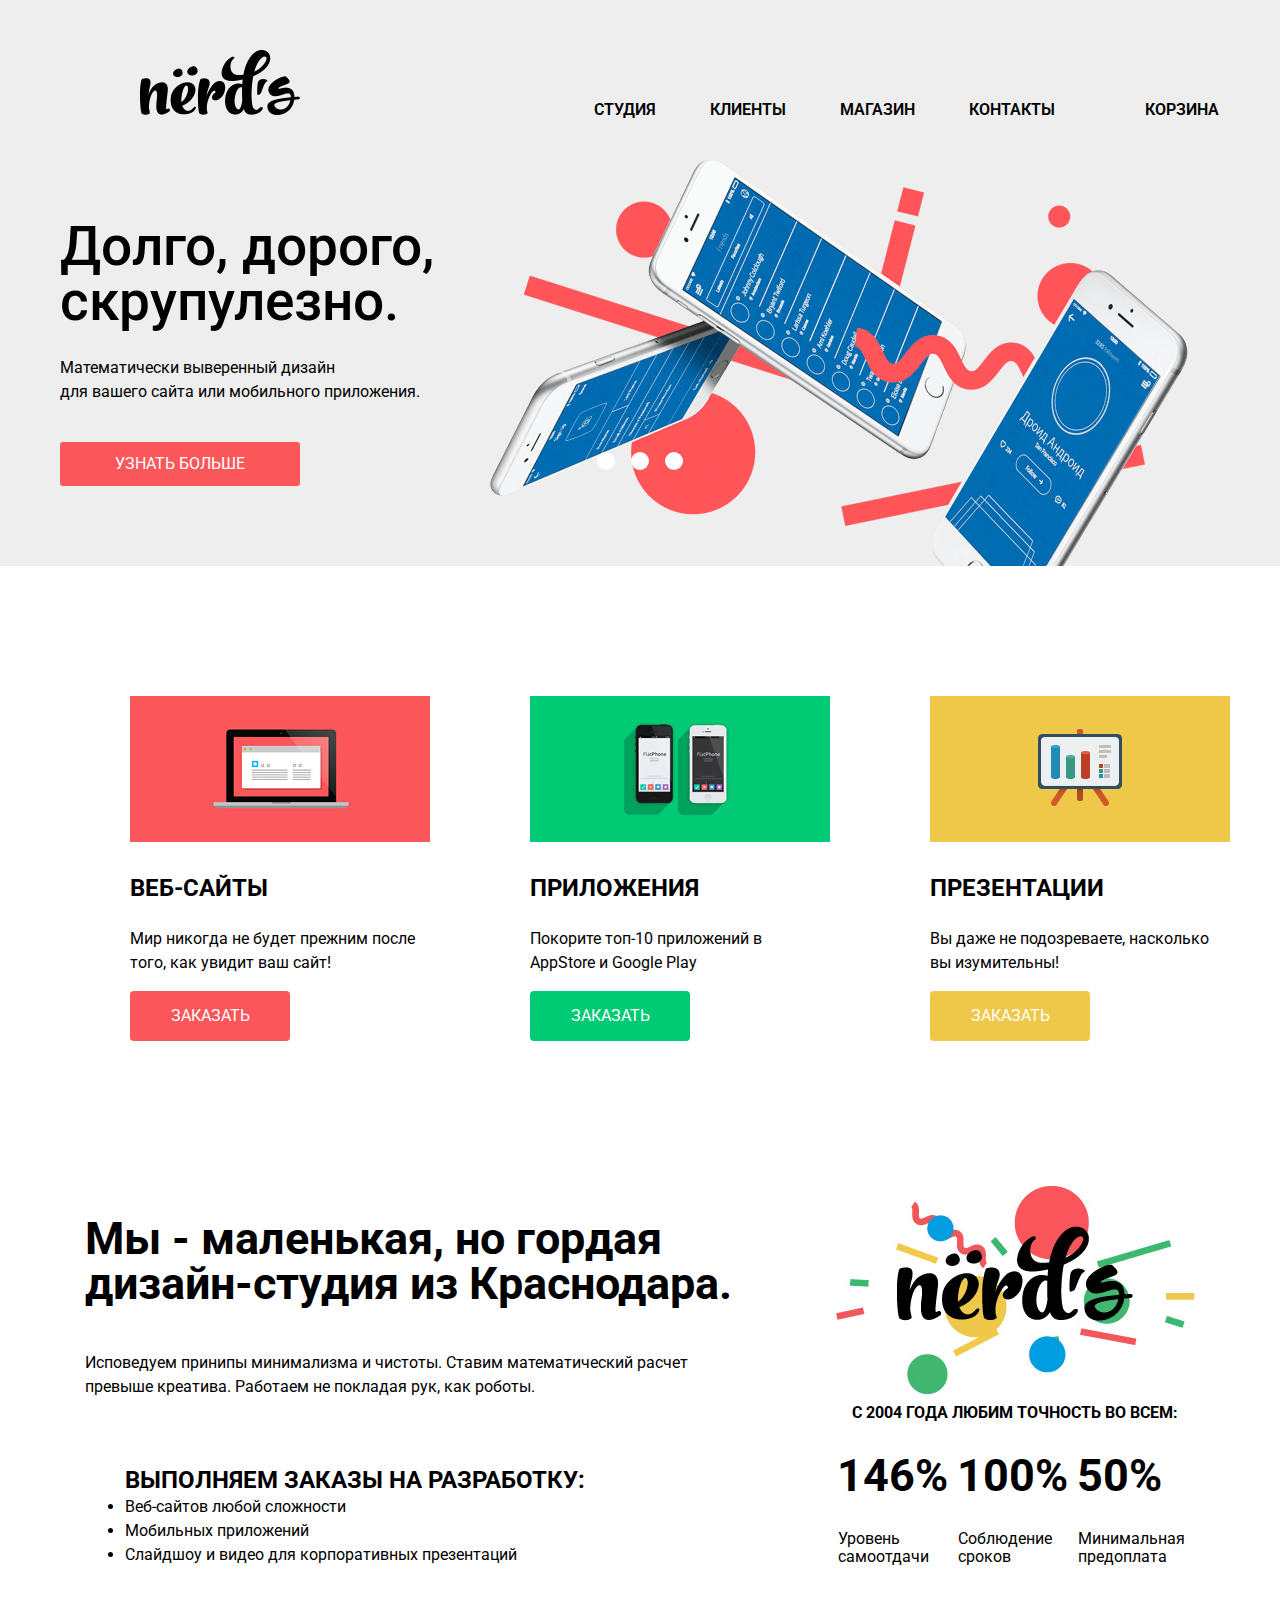
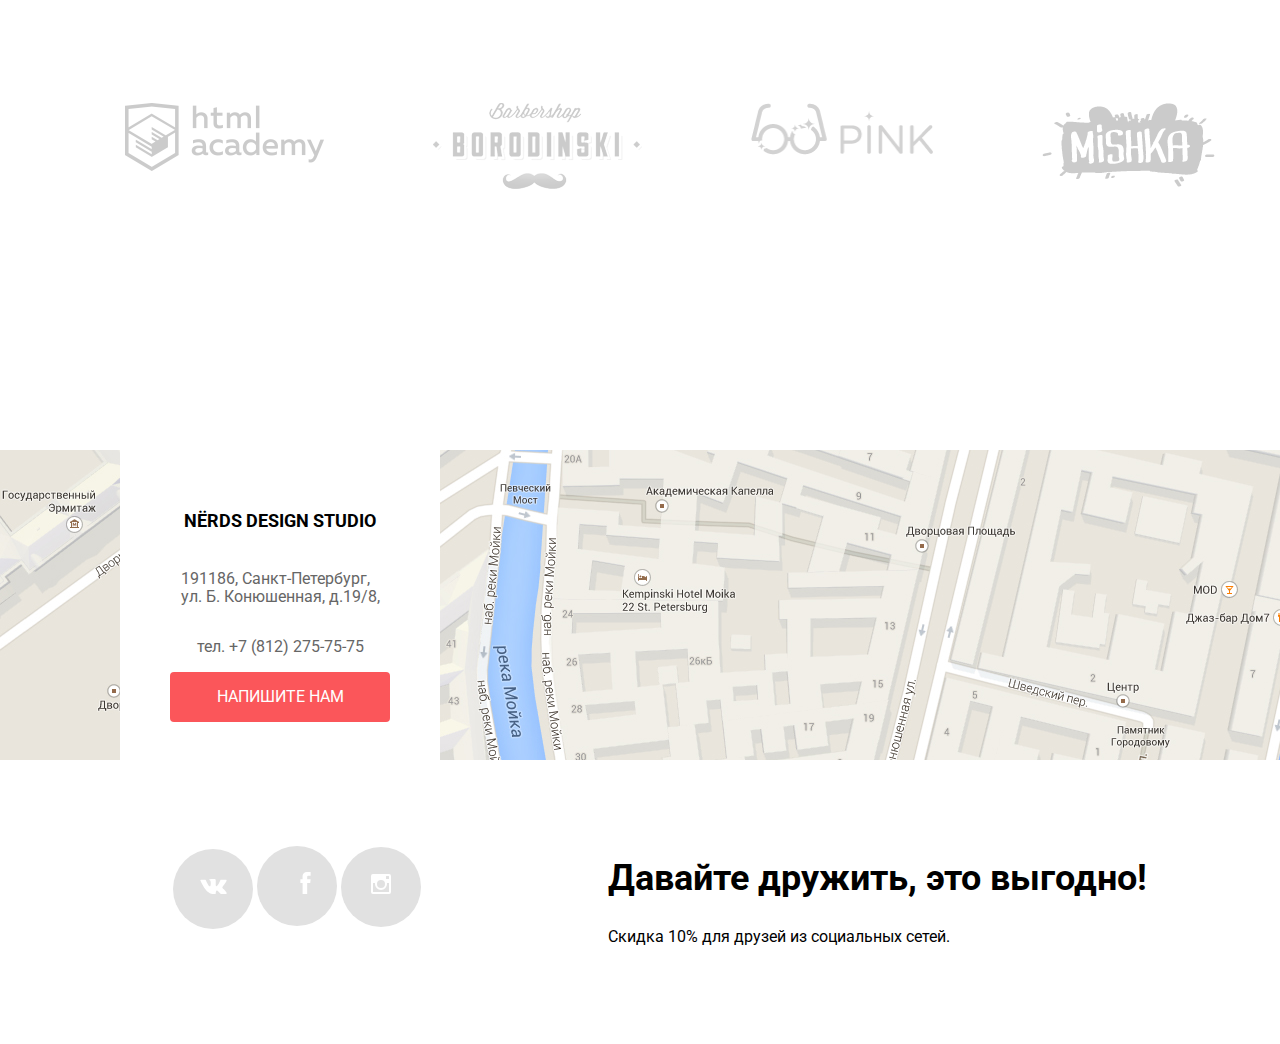
<file: index.html>
<!DOCTYPE html>
<html lang="ru">
  <head>
    <meta charset="utf-8">
    <title>HTML Academy: Нёрдс</title>
    <link href="https://fonts.googleapis.com/css?family=Roboto:400,700&amp;subset=cyrillic" rel="stylesheet">
    <link href="css/normalize.css" rel="stylesheet">
    <link rel="stylesheet" href="css/style.css">
  </head>
  <body>
	<header class="main-header">
		<nav class="main-navigation">
			<a class="main-header-logo" href="index.html">
				<img src="img/nerds-logo.png" width="160" height="65" alt="logo-nerds"></a>
			<div class="site-navigation">
				<ul class="site-navigation">
					<li><a href="studio.html">Студия</a></li>
					<li><a href="clients.html">Клиенты</a></li>
					<li><a href="store.html">Магазин</a></li>
					<li><a href="contacts.html">Контакты</a></li>
				</ul>
				<ul class="basket">
					<li><a href="basket.html">Корзина</a></li>
				</ul>
			</div>
		</nav>
	</header>
<main>
	<h1 class="visually-hidden">Дизайн-студия Нёрдс</h1>
	<section class="slider">
		<div class="slider-container">
			<h2 class="visually-hidden">Слайдер. Как мы работаем</h2>
			<div class="slider-controls">
				<i class="active"></i>
				<i></i>
				<i></i>
			</div>
			<ul class="slider-list">
				<li class="slider-item">
					<h3>Долго, дорого, скрупулезно.</h3>
					<p>Математически выверенный дизайн<br>для вашего сайта или мобильного приложения.</p>
					<a class="slider-item-button button" href="#">Узнать больше</a>
				</li>
				<li class="slider-item">							
					<h3 class="slide-2">Любим математику как никто другой</h3>
					<p>Никакого креатива, только математические формулы для расчета идеальных пропорций</p>
					<a class="slider-item-button button" href="#">Узнать больше</a>
				</li>
				<li class="slider-item">
					<h3 class="slide-3">Только ночь,только хардкор</h3>
					<p>Работать днем, как все? Мы против этого. Ближе к полуночи работа только начинается.</p>
					<a class="slider-item-button button" href="#">Узнать больше</a>
				</li>
			</ul>
		</div>			
	</section>			
	<section class="products">
		<h2 class="visually-hidden">Наши услуги</h2>
		<div class="products">
			<ul class="web-sites">
				<li><a href=""><img src="img/web-sites.jpg" width="300" height="146" alt="web-sites"></a></li>
				<li><a href=""><h3 class="products-web-sites">Веб-сайты</h3></a></li>
				<li><p>Мир никогда не будет прежним после того, как увидит ваш сайт!</p></li>
				<li><button type="button" name="order-web-site">заказать</button></li>			
			</ul>
		</div>
		<div class="products">
			<ul class="apps">
				<li><a href=""><img src="img/apps.jpg" width="300" height="146" alt="apps"></a></li>
				<li><a href=""><h3 class="products-apps">Приложения</h3></a></li>
				<li><p>Покорите топ-10 приложений в AppStore и Google Play</p></li>
				<li><button type="button" name="order-app">заказать</button></li>
			</ul>
		</div>
		<div class="products">
			<ul class="presentations">
				<li><a href=""><img src="img/presentations.jpg" width="300" height="146" alt="presentations"></a></li>
				<li><a href=""><h3 class="products-presentations">Презентации</h3></a></li>
				<li><p>Вы даже не подозреваете, насколько вы изумительны!</p></li>
				<li><button type="button" name="order-presentation">заказать</button></li>
			</ul>
		</div>
	</section>
	<section class="about-us-info">
		<h2 class="visually-hidden">Немного о нас</h2>
		<div class="about-us">
			<h3>Мы - маленькая, но гордая дизайн-студия из Краснодара.</h3>
			<p>Исповедуем принипы минимализма и чистоты. Ставим математический расчет превыше креатива. Работаем не покладая рук, как роботы.</p> 
			<ul>
				<li class="developing">Выполняем заказы на разработку:</li>
				<li>Веб-сайтов любой сложности</li>
				<li>Мобильных приложений </li>
				<li>Слайдшоу и видео для корпоративных презентаций</li>
			</ul>	
		</div>
			<div class="about-us-numbers">
				<h2 class="visually-hidden">Наши показатели и успехи</h2>
				<img src="img/nerds-illustration.png" width="360" height="208" alt="nerds-illustration">
				<table class="percents">
					<caption class="table-percents">С 2004 года любим точность во всем:</caption> 
					<tr class="numbers-percents">
						<td>146%</td>
						<td>100%</td>
						<td>50%</td>
					</tr>
						<tr class="text-percents">
							<td>Уровень самоотдачи</td>
							<td>Соблюдение сроков</td>
							<td>Минимальная предоплата</td>
						</tr>
				</table>
			</div>
	</section>			
	<section class="partners">
		<h2 class="visually-hidden">Наши партнеры</h2>
		<ul class="partners">
			<li><a href="https://htmlacademy.ru/intensive/htmlcss"><img src="img/logo-htmlacademy.png" width="199" height="68" alt="htmlacademy"></a></li>
			<li><a href="barbershop.html"><img src="img/logo-barbershop.png" width="209" height="90" alt="barbershop"></a></li>
			<li><a href="pink.html"><img src="img/logo-pink.png" width="182" height="52" alt="pink"></a></li>
			<li><a href="mishka.html"><img src="img/logo-mishka.png" width="173" height="84" alt="mishka"></a></li>
		</ul>
	</section>
	<section class="write-us-form">
					<h2>Напишите нам</h2>
						<form  class="comment" action="#" method="post">
						<div class="comment-user">	
							<p class="comment-item">
								<label for="comment-name">Ваше имя:</label><br>
								<input type="text" name="name" id="comment-name" value="" placeholder="Имя Фамилия">
							</p>
							<p class="comment-e-mail">
								<label for="comment-e-mail">Ваш e-mail:</label><br> 
									<input type="text" name="e-mail" id="comment-e-mail" value="" placeholder="email@example.com">
							</p></div>	
						<p class="comment-text">
							<label for="comment-comment">Текст письма:</label><br>
						<textarea name="comment" placeholder="В свободной форме"></textarea>
						</p>
							<button type="submit" class="write-us-button">Отправить</button>	
						</form>
				</section>
	<div class="map">
		<h2 class="visually-hidden">Как нас найти, карта</h2>
		<section class="write-us">
			<h3 class="studio-name">Nёrds design studio</h3>
			<p>191186, Санкт-Петербург,<br> 
			ул. Б. Конюшенная, д.19/8,</p>
			<p>тел. +7 (812) 275-75-75</p>
				<button type="button" name="write-us">Напишите нам</button>
		</section></div>
</main>
<footer class="main-footer">
	<div class="social-button">
		<ul>
			<li><a class="social-button" href=""><span class="visually-hidden">Вконтакте</span>
			<svg xmlns="http://www.w3.org/2000/svg" width="27" height="15" viewBox="0 0 26.14 14.91">
          		<path d="M26 13.47l-.09-.17a13.55 13.55 0 0 0-2.6-3q-.87-.83-1.1-1.12A1 1 0 0 1 22 8a10.27 10.27 0 0 1 1.22-1.78l.88-1.16q2.35-3.13 2-4L26 .94a.8.8 0 0 0-.4-.22 2.14 2.14 0 0 0-.87 0h-3.92a.51.51 0 0 0-.27 0h-.3a.6.6 0 0 0-.15.14.93.93 0 0 0-.14.24 22.22 22.22 0 0 1-1.46 3.06q-.5.84-.93 1.46a7 7 0 0 1-.71.91 4.94 4.94 0 0 1-.52.47q-.23.18-.35.15l-.23-.05a.9.9 0 0 1-.31-.33 1.49 1.49 0 0 1-.16-.53v-.55-.65-.57-1.12-1-.75a3.14 3.14 0 0 0 0-.62 2.12 2.12 0 0 0-.14-.44.73.73 0 0 0-.28-.33 1.57 1.57 0 0 0-.46-.18A9 9 0 0 0 12.57 0a8.93 8.93 0 0 0-3.25.33 1.83 1.83 0 0 0-.52.41q-.25.3-.07.33a1.67 1.67 0 0 1 1.16.59l.08.16a2.6 2.6 0 0 1 .19.63 6.32 6.32 0 0 1 .12 1 10.59 10.59 0 0 1 0 1.7q-.07.71-.13 1.1a2.21 2.21 0 0 1-.18.64 2.69 2.69 0 0 1-.16.3l-.07.07a1 1 0 0 1-.37.07.86.86 0 0 1-.46-.19 3.27 3.27 0 0 1-.56-.52 7 7 0 0 1-.66-.93q-.37-.6-.76-1.42l-.22-.39q-.2-.38-.56-1.11t-.62-1.43A.9.9 0 0 0 5.2.9h-.07a.93.93 0 0 0-.22-.16A1.44 1.44 0 0 0 4.6.65L.87.68A1 1 0 0 0 .1.94L0 1a.44.44 0 0 0 0 .22 1.08 1.08 0 0 0 .08.37Q.9 3.53 1.86 5.31t1.66 2.87Q4.23 9.27 5 10.24t1 1.24l.37.41.34.33a8.06 8.06 0 0 0 1 .78 16.34 16.34 0 0 0 1.4.9 7.6 7.6 0 0 0 1.79.72 6.19 6.19 0 0 0 2 .22h1.57a1.08 1.08 0 0 0 .72-.3l.05-.07a.9.9 0 0 0 .1-.25 1.38 1.38 0 0 0 0-.37 4.48 4.48 0 0 1 .09-1.05 2.77 2.77 0 0 1 .23-.71 1.74 1.74 0 0 1 .29-.4 1.19 1.19 0 0 1 .23-.2h.11a.86.86 0 0 1 .77.21 4.52 4.52 0 0 1 .83.79q.39.47.93 1.05a6.41 6.41 0 0 0 1 .87l.27.16a3.31 3.31 0 0 0 .71.3 1.53 1.53 0 0 0 .76.07l3.48-.05a1.58 1.58 0 0 0 .8-.17.68.68 0 0 0 .34-.37 1.06 1.06 0 0 0 0-.46 1.71 1.71 0 0 0-.1-.36z" fill="#fff"></path>
        	</svg></a></li>
			<li><a class="social-button" href=""><span class="visually-hidden">Фейсбук</span>
			    <svg xmlns="http://www.w3.org/2000/svg" width="19" height="22" viewBox="0 0 10.15 21.74">
          		<path d="M3.34 1.12A4.77 4.77 0 0 1 6.53 0h3.61v3.81H7.81a1.07 1.07 0 0 0-1.09.83v2.55h3.42c-.08 1.23-.24 2.45-.41 3.67h-3v10.87H2.21V10.86H0V7.21h2.19V3.66a3.83 3.83 0 0 1 1.15-2.54z" fill="#fff"></path>
        	</svg></a></li>
			<li><a class="social-button" href=""><span class="visually-hidden">Инстаграм</span>
			<svg xmlns="http://www.w3.org/2000/svg" width="20" height="20" viewBox="0 0 20 20">
          		<path d="M18 0H2a2 2 0 0 0-2 2v16a2 2 0 0 0 2 2h16a2 2 0 0 0 2-2V2a2 2 0 0 0-2-2zm-8 6a4 4 0 1 1-4 4 4 4 0 0 1 4-4zM2.5 18a.47.47 0 0 1-.5-.5V9h2.1a3.4 3.4 0 0 0-.1 1 6 6 0 1 0 12 0 3.4 3.4 0 0 0-.1-1H18v8.5a.47.47 0 0 1-.5.5zM18 4.5a.47.47 0 0 1-.5.5h-2a.47.47 0 0 1-.5-.5v-2a.47.47 0 0 1 .5-.5h2a.47.47 0 0 1 .5.5z" fill="#fff"></path>
        	</svg></a></li>
		</ul>
	</div>
		<div class="social-footer">
				<h2>Давайте дружить, это выгодно!</h2>
				<p>Скидка 10% для друзей из социальных сетей.</p>
		</div>	
</footer>
</body>
</html>
</file>
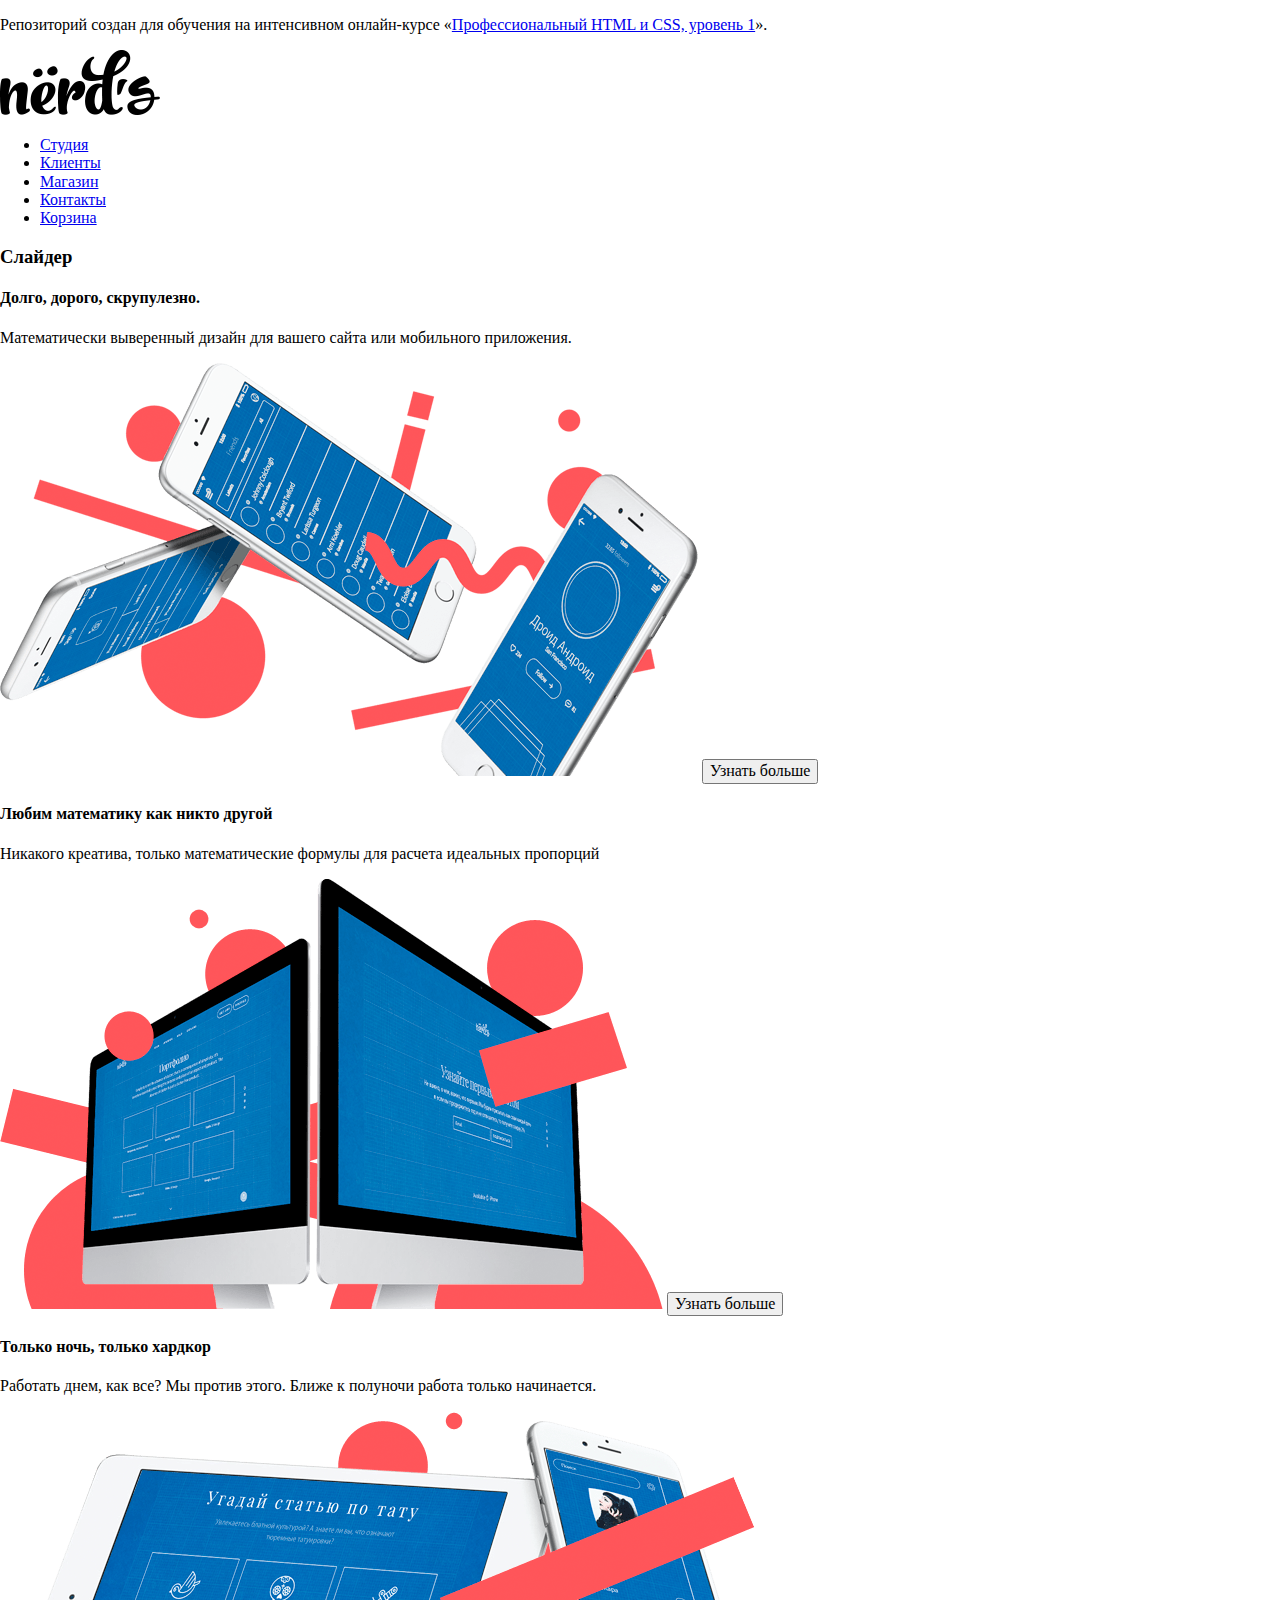
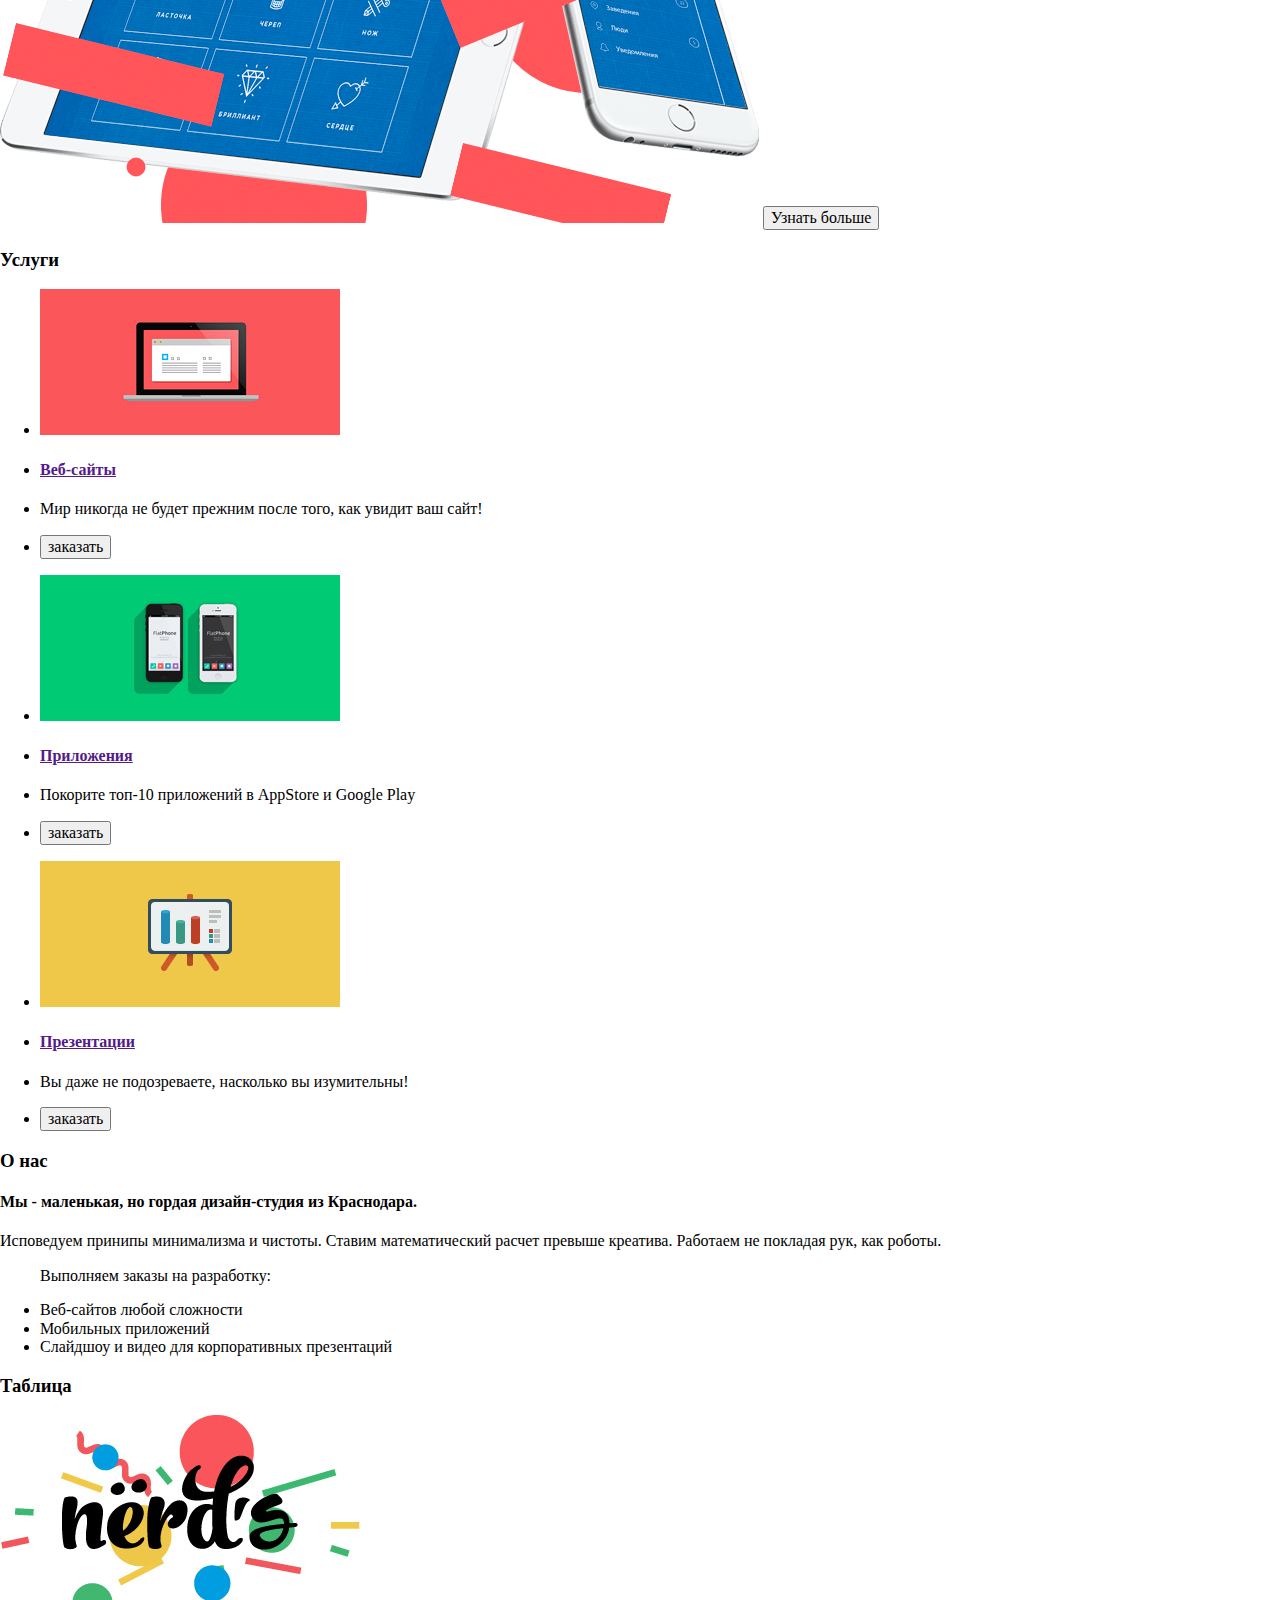
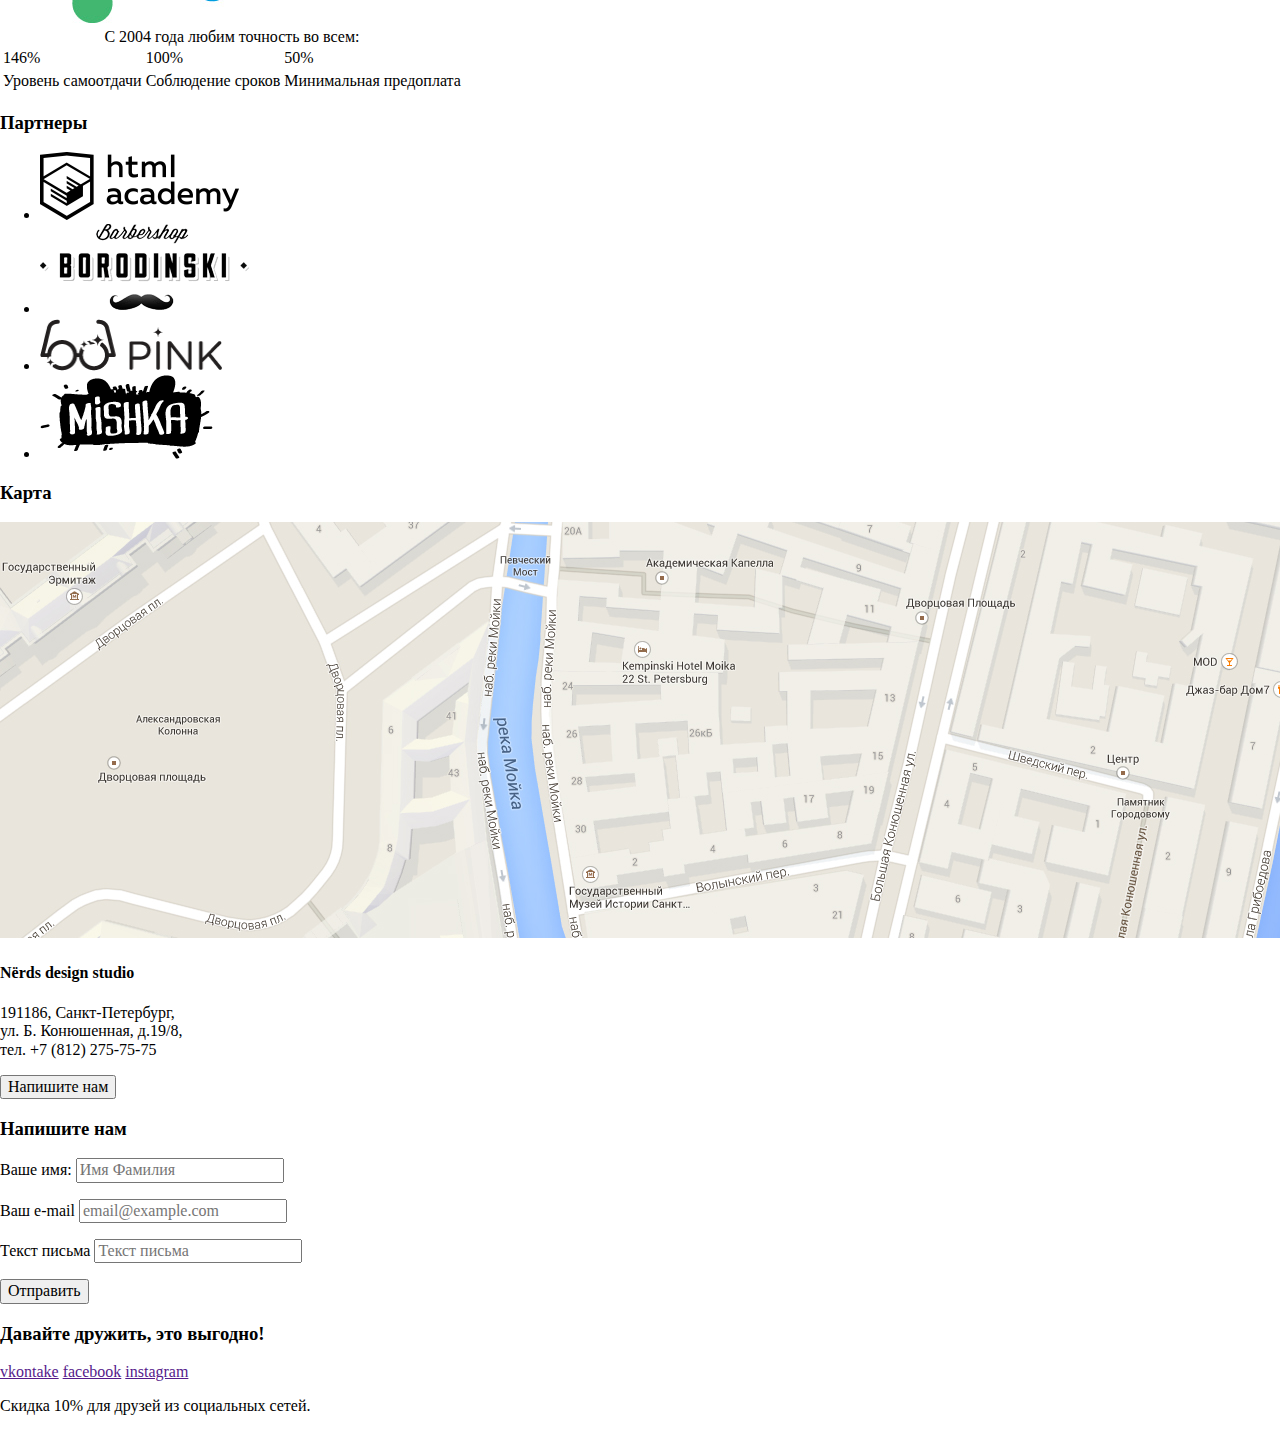
<file: nerds.html>
<!DOCTYPE html>
<html lang="ru">
  <head>
    <meta charset="utf-8">
    <title>HTML Academy: Нёрдс</title>
    <link href="https://fonts.googleapis.com/css?family=Roboto:400,700&amp;subset=cyrillic" rel="stylesheet">
    <link href="css/normalize.css" rel="stylesheet">
  </head>
  <body>
  <p>Репозиторий создан для обучения на интенсивном онлайн‑курсе «<a href="https://htmlacademy.ru/intensive/htmlcss">Профессиональный HTML и CSS, уровень 1</a>».</p>

	<header class="main-header">
		<nav class="main-navigation">
			<a class="main-header-logo" href="nerds.html" >
				<img src="img/nerds-logo.png" width="160" height="65" alt="logo-nerds">
			</a>
				<ul class="site-navigation">
					<li><a href="studio.html">Студия</a></li>
					<li><a href="clients.html">Клиенты</a></li>
					<li><a href="store.html">Магазин </a></li>
					<li><a href="contacts.html">Контакты</a></li>
					<li><a href="basket.html">Корзина</a></li>
				</ul>
		</nav>
	</header>
		<main>
			<section class="slider">
				<h3 class="visually-hidden"> Слайдер</h3>
					<h4  class="slider-1">Долго, дорого, скрупулезно.</h4>
						<p>Математически выверенный дизайн для вашего сайта или мобильного приложения.</p>
							<img src="img/slide1.png" width="698" height="413">
								<button type="button" name="show-more-slider-1">Узнать больше</button>
					<h4 class="slider-2">Любим математику как никто другой</h4>
						<p>Никакого креатива, только математические формулы для расчета идеальных пропорций</p>
							<img src="img/slide2.png" width="663" height="430">
								<button type="button" name="show-more-slider-2">Узнать больше</button>
					<h4 class="slider-3">Только ночь, только хардкор</h4>
						<p>Работать днем, как все? Мы против этого. Ближе к полуночи работа только начинается.</p>
							<img src="img/slide3.png" width="759" height="411">
								<button type="button" name="show-more-slider-3">Узнать больше</button>				
			</section>
				<section class="products">
					<h3 class="visually-hidden">Услуги</h3>
						<ul class="web-sites">
							<li><a href=""><img src="img/web-sites.jpg" width="300" height="146" alt="web-sites"></a></li>
							<li><a href=""><h4 class="products-web-sites">Веб-сайты</h4></a></li>
							<li><p>Мир никогда не будет прежним после того, как увидит ваш сайт!</p></li>
							<li><button type="button" name="order-web-site">заказать</button></li>			
						</ul>
						<ul class="apps">
							<li><a href=""><img src="img/apps.jpg" width="300" height="146" alt="apps"></a></li>
							<li><a href=""><h4 class="products-apps">Приложения</h4></a></li>
							<li><p>Покорите топ-10 приложений в AppStore и Google Play</p></li>
							<li><button type="button" name="order-app">заказать</button></li>
						</ul>
						<ul class="presentations">
							<li><a href=""><img src="img/presentations.jpg" width="300" height="146" alt="presentations"></a></li>
							<li><a href=""><h4 class="products-presentations">Презентации</h4></a></li>
							<li><p>Вы даже не подозреваете, насколько вы изумительны!</p></li>
							<li><button type="button" name="order-presentation">заказать</button></li>
						</ul>
				<section class="about-us">
					<h3 class="visually-hidden">О нас</h3>
						<h4>Мы - маленькая, но гордая дизайн-студия из Краснодара.</h4>
							<p>Исповедуем принипы минимализма и чистоты. Ставим математический расчет превыше креатива. Работаем не покладая рук, как роботы.</p> 
								<ul>
									<p class="developing">Выполняем заказы на разработку:</p>
										<li>Веб-сайтов любой сложности</li>
										<li>Мобильных приложений </li>
										<li>Слайдшоу и видео для корпоративных презентаций</li>
								</ul>				
				<section class="table">
					<h3 class="visually-hidden">Таблица</h3>
						<img src="img/nerds-illustration.png" width="360" height="208" alt="nerds-illustration">
							<table class="percents">
								<caption class="table-percents">С 2004 года любим точность во всем:</caption> 
									<tr class="numbers-percents">
										<td>146%</td>
										<td>100%</td>
										<td>50%</td>
									</tr>
									<tr class="text-percents">
									<td>Уровень самоотдачи</td>
									<td>Соблюдение сроков</td>
									<td>Минимальная предоплата</td>
									</tr>
							</table>
				</section>	
				</section>
				<section class="partners">
					<h3 class="visually-hidden">Партнеры</h3>
						<ul class="partners">
							<li><a href="htmlacademy.html"><img src="img/logo-htmlacademy.png" width="199" height="68" alt="htmlacademy"></a></li>
							<li><a href="barbershop.html"><img src="img/logo-barbershop.png" width="209" height="90" alt="barbershop"></a></li>
							<li><a href="pink.html"><img src="img/logo-pink.png" width="182" height="52" alt="pink"></a></li>
							<li><a href="mishka.html"><img src="img/logo-mishka.png" width="173" height="84" alt="mishka"></a></li>
						</ul>	
				</section>
				<section class="map">
					<h3 class="visually-hidden">Карта</h3>
						<img src="img/map.jpg" width="1440" height="416" alt="map">
							<section class="write-us">
								<h4 class="studio-name">Nёrds design studio</h4>
									<p>191186, Санкт-Петербург, <br>
										ул. Б. Конюшенная, д.19/8,<br>
										тел. +7 (812) 275-75-75	
									</p>
									<button type="button" name="write-us">Напишите нам</button>
							</section>
				</section>
				<section class="write-us-form">
					<h3>Напишите нам</h3>
						<form  class="comment" action="" method="post">
							<p class="comment-item">
								<label for="comment-name">Ваше имя:</label>
									<input type="text" name="name" id="comment-name" value="" placeholder="Имя Фамилия">
							</p>
							<p class="comment-e-mail">
								<label for="item">Ваш e-mail</label> 
									<input type="text" name="e-mail" id="comment-e-mail" value="" placeholder="email@example.com">
						</p>	
						<p class="comment-comment">
							<label for="item">Текст письма</label>
						<input type="text" name="comment" id="comment-comment" value="" placeholder="Текст письма">
						</p>
							<button type="submit" class="button">Отправить</button>	
						</form>
				</section>
		</main>
				<footer class="main-footer">
					<div class="social-footer">
						<h3>Давайте дружить, это выгодно!</h3>
							<a class="social-button-vk" href="">vkontake</a>
							<a class="social-button-fb" href="">facebook</a>
							<a class="social-button-inst" href="">instagram</a>	
					<p>Скидка 10% для друзей из социальных сетей.</p>
					</div>
				</footer>
  </body>
</html>
</file>
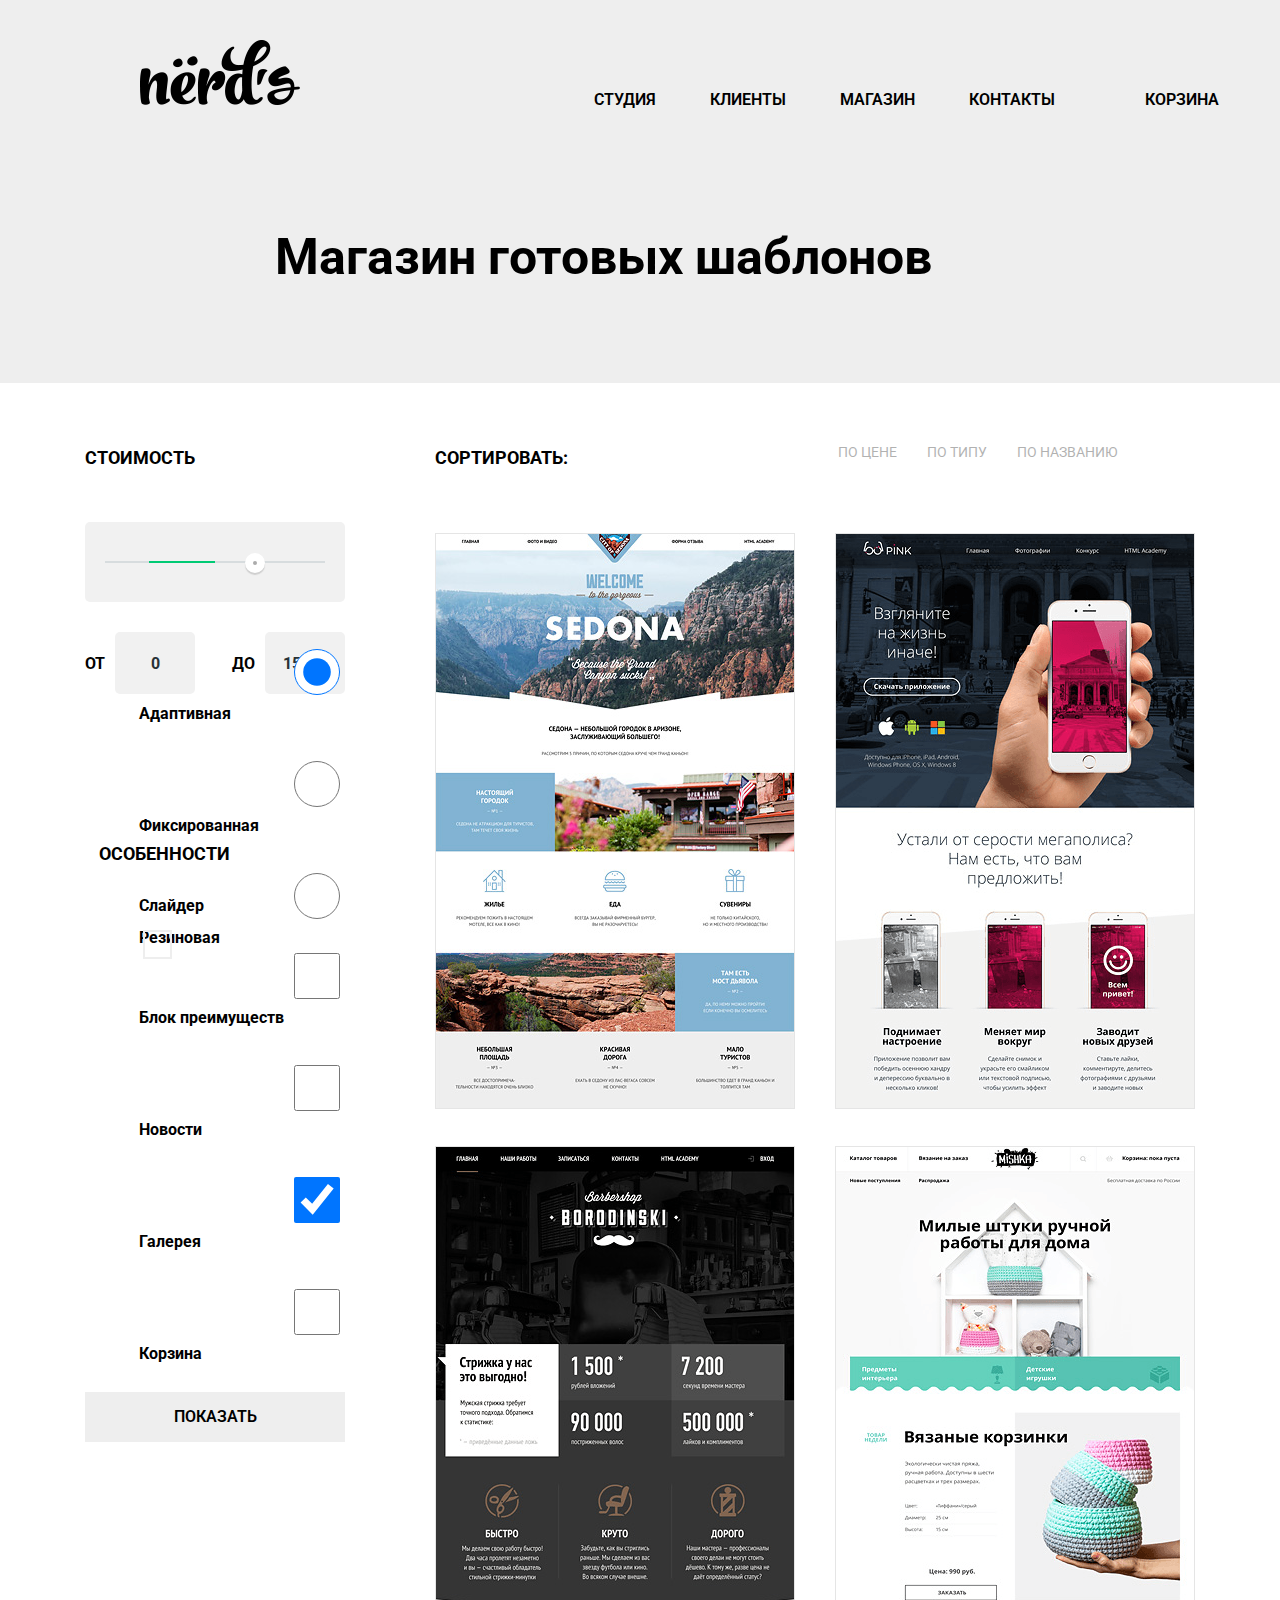
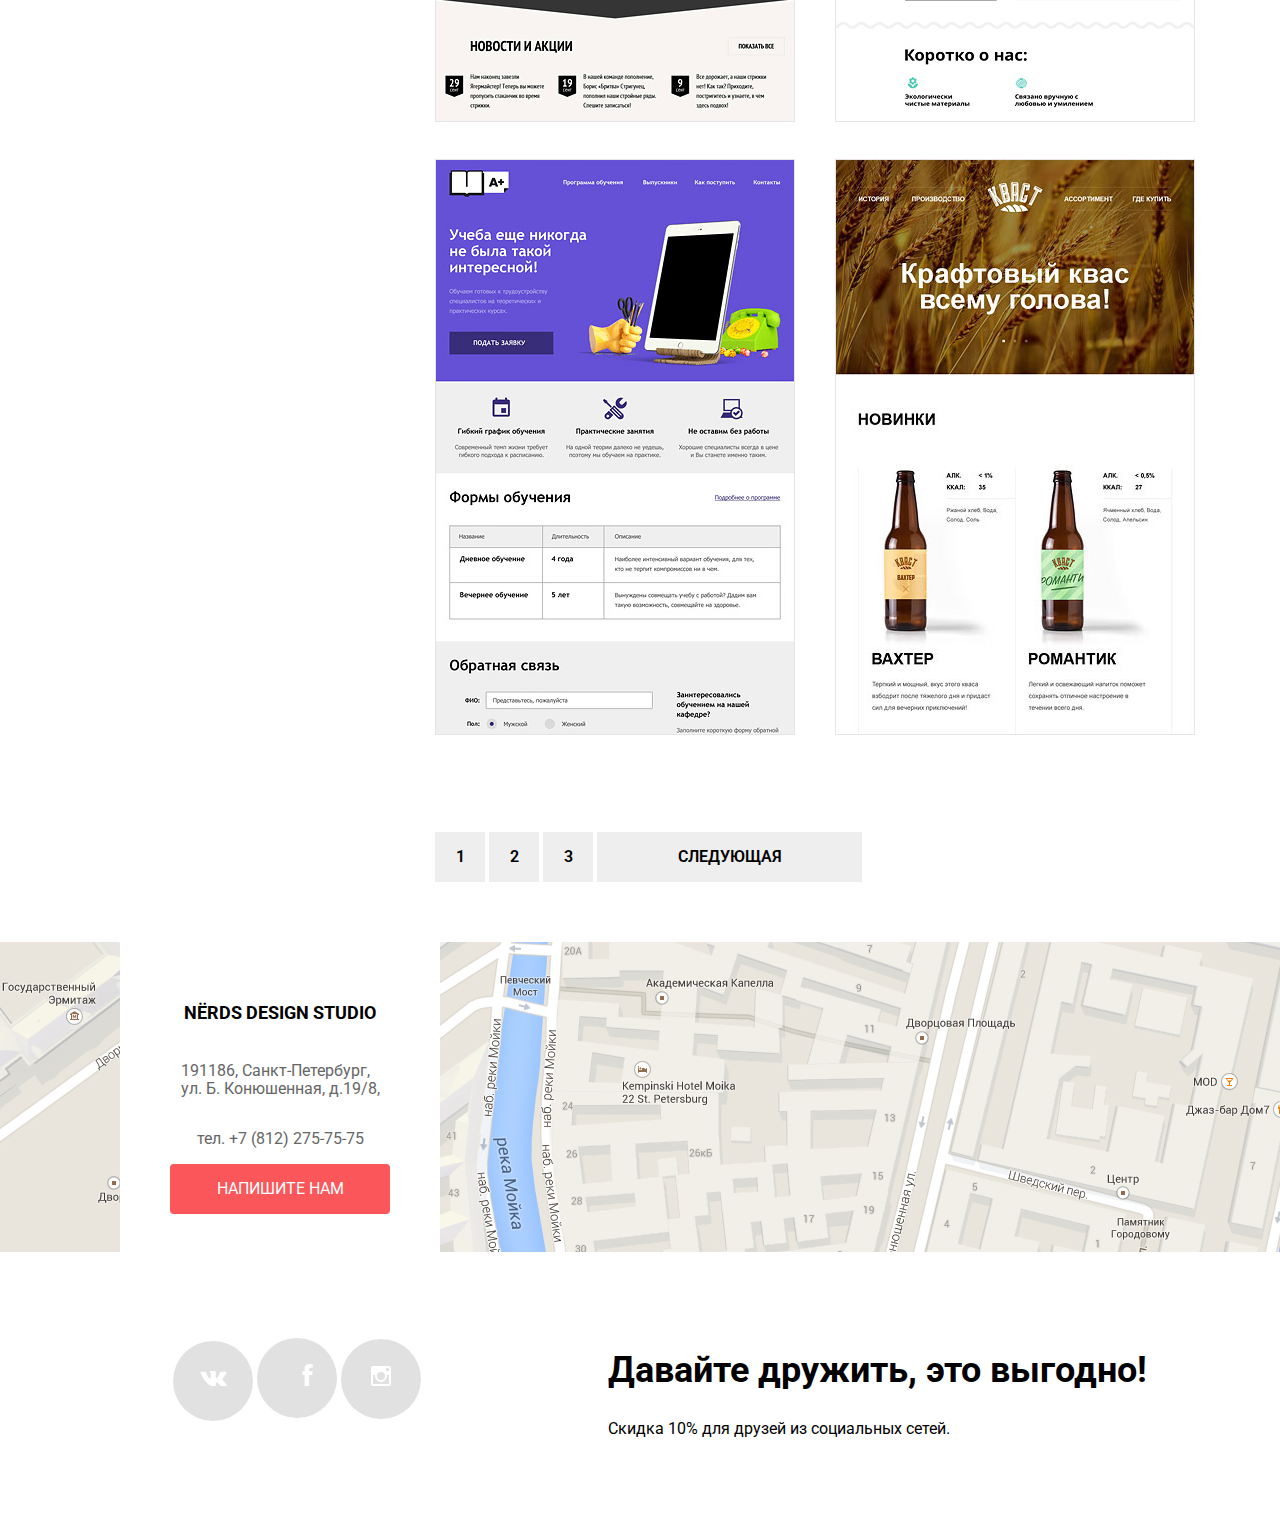
<file: store.html>
<!DOCTYPE html>
<html lang="ru">
  <head>
    <meta charset="utf-8">
    <title>HTML Academy: Нёрдс</title>
    <link href="https://fonts.googleapis.com/css?family=Roboto:400,700&amp;subset=cyrillic" rel="stylesheet">
    <link href="css/normalize.css" rel="stylesheet">
    <link rel="stylesheet" href="css/style.css">
  </head>
  <body class="inner-page">
  	<header class="inner-header">
		<nav class="main-navigation">
		<a class="main-header-logo" href="index.html"><img src="img/nerds-logo.png" alt="logo-nerds"></a>
		<div class="site-navigation">
			<ul class="site-navigation">
				<li><a href="studio.html">Студия</a></li>
				<li><a href="clients.html">Клиенты</a></li>
				<li><a href="store.html">Магазин</a></li>
				<li><a href="contacts.html">Контакты</a></li>	
			</ul>
			<ul class="basket">
				<li><a href="basket.html">Корзина</a></li>
			</ul>
		</div>			
		</nav>
		<div class="inner-title">			
			<h1>Магазин готовых шаблонов</h1>
		</div>	
	</header>
<main>
	<div class="inner-container">
		<section class="filter-container">
			<h2 class="visually-hidden">Фильтр цен, размеров страницы и особенностей</h2>
			<form class="filter" method="get" action="https://echo.htmlacademy.ru">
				<fieldset class="filter-item">
					<legend class="price">Стоимость</legend>
					<div class="filter-range">
						<div class="range-controls">
							<div class="scale">
								<div class="bar" style="margin-left:20%; width:30%"></div>
							</div>
							<div class="toggle-toggle-min"></div>
							<div class="toggle toggle-max"></div>
						</div>
						<div class="price-controls">
							<label class="min-price">от<input type="text" name="min-price" value="0"></label>
							<label class="max-price">до<input type="text" name="max-price" value="15000"></label>
						</div>
					</div>
				</fieldset>
				<fieldset>
					<legend class="filter-grid">Сетка</legend>
					<div class="grid">
						<ul>
							<li class="filter-grid">
								<input type="radio" name="filter-grid" value="adaptive" id="filter-grid-adaptive" checked>
								<label for="filter-grid-adaptive">Адаптивная</label></li>
							<li class="filter-grid">
								<input type="radio" name="filter-grid" value="fixed" id="filter-grid-fixed">
								<label for="filter-grid-fixed">Фиксированная</label></li>
							<li class="filter-grid">
								<input type="radio" name="filter-grid" value="not-fixed" id="filter-grid-not-fixed">
								<label for="filter-grid-not-fixed">Резиновая</label></li>
						</ul>
					</div>
				</fieldset>
				<fieldset>
					<legend class="filter-features">Особенности</legend>
					<div class="features">
						<ul>
							<li class="filter-features">
								<input class="visually-hidden filter-input filter-input-checkbox"type="checkbox" name="slider" id="filter-features-slider" checked>
								<label for="filter-features-slider">Слайдер</label></li>
								<li class="filter-features">
								<input type="checkbox" name="benefits-block" id="filter-features-benefits-block">
								<label for="filter-features-benefits-block">Блок преимуществ</label></li>
							<li class="filter-features">
								<input type="checkbox" name="news" id="filter-features-news">
								<label for="filter-features-news">Новости</label></li>
							<li class="filter-features">
								<input type="checkbox" name="gallery" id="filter-features-gallery" checked>
								<label for="filter-features-gallery">Галерея</label></li>
							<li class="filter-features">
								<input type="checkbox" name="basket" id="filter-features-basket">
								<label for="filter-features-basket">Корзина</label></li>
						</ul>
					</div>
				</fieldset>
			</form>
			<button class="results" type="submit">Показать</button>	
		</section>
		<div class="samples-container">
			<ul class="sort-samples">
				<li class="sort-samples">Сортировать:</li>
				<li class="sort-type"><a href="">по цене</a></li>
				<li class="sort-type"><a href="">по типу</a></li>
				<li class="sort-type"><a href="">по названию</a></li>
				<!--<li><a href="">Вниз</a></li>
			<li><a href="">Вверх</a></li>-->
			</ul>
			<h2 class="visually-hidden">Шаблоны</h2>
				<ul class="samples">
					<li><a href="sedona.html"><img src="img/img-sedona.png" width="360" height="576" alt="sedona"></a></li>
					<!--<div class="overlay">
					<h3>Sedona</h3>
					<p>Информационный сайт для туристов</p>
					<button type="button" name="sedona-price">9 990 руб.</button>
					</div> -->
					<li><a href="pink.html"><img src="img/img-pink.png" width="360" height="576" alt="pink"></a></li>
					<li><a href="barbershop-borodinski.html"><img src="img/img-barbershop.png" width="360" height="576" alt="barbershop"></a></li>
					<li><a href="mishka.html"><img src="img/img-mishka.png" width="360" height="576" alt="mishka"></a></li>
					<li><a href="aplus.html"><img src="img/img-aplus.png" width="360" height="576" alt="aplus"></a></li>
					<li><a href="kvast.html"><img src="img/img-kvast.png" width="360" height="576" alt="kvast"></a></li>
				</ul>
			<div class="pages">
				<button class="page-1">1</button>
				<button class="page-2">2</button>
				<button class="page-3">3</button>
				<button class="next">Следующая</button>
			</div>
		</div>
	</div>
	<section class="write-us-form">
		<h2>Напишите нам</h2>
		<form  class="comment" action="#" method="post">
			<div class="comment-user">	
				<p class="comment-item">
					<label for="comment-name">Ваше имя:</label>
					<input type="text" name="name" id="comment-name" value="" placeholder="Имя Фамилия"></p>
				<p class="comment-e-mail">
					<label for="comment-e-mail">Ваш e-mail:</label> 
					<input type="text" name="e-mail" id="comment-e-mail" value="" placeholder="email@example.com"></p>
			</div>	
			<p class="comment-text">
				<label for="comment-comment">Текст письма:</label>
				<textarea name="comment" placeholder="В свободной форме"></textarea></p>
			<button type="submit" class="write-us-button">Отправить</button>	
		</form>
	</section>			
	<div class="map">
		<h2 class="visually-hidden">Как нас найти, карта</h2>
		<section class="write-us">
			<h3 class="studio-name">Nёrds design studio</h3>
			<p>191186, Санкт-Петербург,<br> 
			ул. Б. Конюшенная, д.19/8,</p>
			<p>тел. +7 (812) 275-75-75</p>
			<button type="button" name="write-us">Напишите нам</button>
		</section>
</main>
	<footer class="main-footer">
		<div class="social-button">
			<ul>
				<li><a class="social-button" href=""><span class="visually-hidden">Вконтакте</span>
					<svg xmlns="http://www.w3.org/2000/svg" width="27" height="15" viewBox="0 0 26.14 14.91">
          			<path d="M26 13.47l-.09-.17a13.55 13.55 0 0 0-2.6-3q-.87-.83-1.1-1.12A1 1 0 0 1 22 8a10.27 10.27 0 0 1 1.22-1.78l.88-1.16q2.35-3.13 2-4L26 .94a.8.8 0 0 0-.4-.22 2.14 2.14 0 0 0-.87 0h-3.92a.51.51 0 0 0-.27 0h-.3a.6.6 0 0 0-.15.14.93.93 0 0 0-.14.24 22.22 22.22 0 0 1-1.46 3.06q-.5.84-.93 1.46a7 7 0 0 1-.71.91 4.94 4.94 0 0 1-.52.47q-.23.18-.35.15l-.23-.05a.9.9 0 0 1-.31-.33 1.49 1.49 0 0 1-.16-.53v-.55-.65-.57-1.12-1-.75a3.14 3.14 0 0 0 0-.62 2.12 2.12 0 0 0-.14-.44.73.73 0 0 0-.28-.33 1.57 1.57 0 0 0-.46-.18A9 9 0 0 0 12.57 0a8.93 8.93 0 0 0-3.25.33 1.83 1.83 0 0 0-.52.41q-.25.3-.07.33a1.67 1.67 0 0 1 1.16.59l.08.16a2.6 2.6 0 0 1 .19.63 6.32 6.32 0 0 1 .12 1 10.59 10.59 0 0 1 0 1.7q-.07.71-.13 1.1a2.21 2.21 0 0 1-.18.64 2.69 2.69 0 0 1-.16.3l-.07.07a1 1 0 0 1-.37.07.86.86 0 0 1-.46-.19 3.27 3.27 0 0 1-.56-.52 7 7 0 0 1-.66-.93q-.37-.6-.76-1.42l-.22-.39q-.2-.38-.56-1.11t-.62-1.43A.9.9 0 0 0 5.2.9h-.07a.93.93 0 0 0-.22-.16A1.44 1.44 0 0 0 4.6.65L.87.68A1 1 0 0 0 .1.94L0 1a.44.44 0 0 0 0 .22 1.08 1.08 0 0 0 .08.37Q.9 3.53 1.86 5.31t1.66 2.87Q4.23 9.27 5 10.24t1 1.24l.37.41.34.33a8.06 8.06 0 0 0 1 .78 16.34 16.34 0 0 0 1.4.9 7.6 7.6 0 0 0 1.79.72 6.19 6.19 0 0 0 2 .22h1.57a1.08 1.08 0 0 0 .72-.3l.05-.07a.9.9 0 0 0 .1-.25 1.38 1.38 0 0 0 0-.37 4.48 4.48 0 0 1 .09-1.05 2.77 2.77 0 0 1 .23-.71 1.74 1.74 0 0 1 .29-.4 1.19 1.19 0 0 1 .23-.2h.11a.86.86 0 0 1 .77.21 4.52 4.52 0 0 1 .83.79q.39.47.93 1.05a6.41 6.41 0 0 0 1 .87l.27.16a3.31 3.31 0 0 0 .71.3 1.53 1.53 0 0 0 .76.07l3.48-.05a1.58 1.58 0 0 0 .8-.17.68.68 0 0 0 .34-.37 1.06 1.06 0 0 0 0-.46 1.71 1.71 0 0 0-.1-.36z" fill="#fff"></path>
       				 </svg></a></li>
				<li><a class="social-button" href=""><span class="visually-hidden">Фейсбук</span>
			    		<svg xmlns="http://www.w3.org/2000/svg" width="19" height="22" viewBox="0 0 10.15 21.74">
          			<path d="M3.34 1.12A4.77 4.77 0 0 1 6.53 0h3.61v3.81H7.81a1.07 1.07 0 0 0-1.09.83v2.55h3.42c-.08 1.23-.24 2.45-.41 3.67h-3v10.87H2.21V10.86H0V7.21h2.19V3.66a3.83 3.83 0 0 1 1.15-2.54z" fill="#fff"></path>
        			</svg></a></li>
				<li><a class="social-button" href=""><span class="visually-hidden">Инстаграм</span>
					<svg xmlns="http://www.w3.org/2000/svg" width="20" height="20" viewBox="0 0 20 20">
          			<path d="M18 0H2a2 2 0 0 0-2 2v16a2 2 0 0 0 2 2h16a2 2 0 0 0 2-2V2a2 2 0 0 0-2-2zm-8 6a4 4 0 1 1-4 4 4 4 0 0 1 4-4zM2.5 18a.47.47 0 0 1-.5-.5V9h2.1a3.4 3.4 0 0 0-.1 1 6 6 0 1 0 12 0 3.4 3.4 0 0 0-.1-1H18v8.5a.47.47 0 0 1-.5.5zM18 4.5a.47.47 0 0 1-.5.5h-2a.47.47 0 0 1-.5-.5v-2a.47.47 0 0 1 .5-.5h2a.47.47 0 0 1 .5.5z" fill="#fff"></path>
        			</svg></a></li>
			</ul>
		</div>
		<div class="social-footer">
			<h2>Давайте дружить, это выгодно!</h2>
			<p>Скидка 10% для друзей из социальных сетей.</p>	
		</div>		
	</footer>
  </body>
</html>
</file>
<file: css/style.css>
body{
  	font-family: "Roboto", Arial, sans-serif;
	font-size:16px;
	line-height:24px;
	font-weight:400;
	background-color:#ffffff;
}

a{
	text-decoration: none;
	color: #000000;
}

.main-header{
	font-weight:600;
	background-color:#eeeeee;
	padding-top:50px;
}

.main-header-logo:hover{
	opacity: .8;
}

.main-header-logo:active{
	opacity:  .3;
}

.main-navigation{
	width:1200px;
	margin:0 auto;
}

div.site-navigation{
	display: inline-flex;
	align-items: center;
}

.inner-page header{
	padding-top:40px;
	font-weight:600;
	background-color:#eeeeee;
}

.inner-title{
	width:730px;
	margin:0 auto; 
	padding:80px;
	font-size:25px;
	line-height:25px;
}

.site-navigation li{
	margin-left:50px;
	font-size:16px; 
	line-height:30px;
	color:#000000;
	text-transform:uppercase;
	list-style: none;
	display: inline-flex;	
}

li.basket{
	width:115px;
	height:17px;
	position: relative;
}	

.main-navigation img{
	margin-left:100px;
	margin-right:200px;
}

.site-navigation a:hover,
li.basket a:hover{
	color: #fb565a;
}

.site-navigation a:active,
li.basket a:active{
	color: #a6a6a6;
}

.site-navigation a:visited,
li.basket a:visited{
	text-decoration: underline;
}

.slider-container{
	width:1200px;
	margin:0 auto;
	padding:0 20px;
	box-sizing: border-box;
}

.visually-hidden{
	position: absolute;
	width:1px;
	height:1px;
	clip: rect(0, 0, 0, 0);
}

.slider{
	position: relative;
	background-color:#eeeeee;
}

.slider-controls{
	position: absolute;
	left:50%;
	bottom:104px;
	z-index:100;
	width:160px;
	height:18px;
	text-align:center;
	font-size:0;
	transform: translateX(-50%);
}

.slider-controls i{
	position: relative;
	display: inline-block;
	width:18px;
	height:18px;
	padding:8px;
	border-radius:50%;
	cursor: pointer;
}

.slider-controls i::after{
	content:"";
	position: absolute;
	top:8px;
	left:8px;
	z-index:1;
	width:18px;
	height:18px;
	background: #ffffff;
	border-radius:50%;
}

.slider-controls .active::before{

}

.slider-list{
	margin:0;
	padding:0;
	list-style: none;
}

.slider-item{
	display: none;
	padding:78px 0 80px 0;
}

.slider-item:nth-child(1){
	display: block;
}

.slider-item:nth-child(1){
  	background-image: url("../img/slide1.png");
  	background-repeat: no-repeat;
  	background-position: 93% 18px;
}

.slider-item:nth-child(2){
	background-image: url("../img/slide2.png");
	background-repeat: no-repeat;
	background-position: 100% 0;
}

.slider-item:nth-child(3){
	background-image: url("../img/slide3.png");
	background-repeat: no-repeat;
	background-position: 100% 20px;
}

.slider h3{
	max-width:600px;
	margin:0;
	margin-bottom:27px;
	font-size:55px; 
	line-height:55px;
	font-weight:500;
}

.slider-item p{
	max-width:430px;
	margin:0;
	margin-bottom:38px;
}

.slider-item-button{
	display: block;
	width:240px;
	padding:13px 0;
	font-size:16px;
	line-height:18px;
	color: #ffffff;
	text-transform: uppercase;
	text-align: center;
	text-decoration: none;
	background-color: #fb565a;
	border-radius:3px;
	border: none;
}

.slider-item-button:hover,
.slider-item-button:focus{
	background-color: #e74246;
}

.slider-item-button:active{
	color: rgba(255, 255, 255, 0.3);
	background-color: #d7373b;
	box-shadow: 0 3px rgba(0, 0, 0, 0.1) inset;
}

section.products{
	width:1200px;
	margin:0 auto;
	display: flex;
	justify-content: space-between;
}

.products ul{
	list-style: none;
	margin-top:80px;
	margin-bottom:80px;
}

.products h3{
	font-size:24px; 
	line-height:30px;
	font-weight: bold;
	text-transform: uppercase;
}

.products div{
	display: inline-flex;
	align-items: center;
	width:300px; 
	margin:50px;
}

.products button{
	width:160px; 
	height:50px;
	font-size:16px; 
	line-height:30px;
	color: #ffffff;
	text-transform:uppercase;
	text-align: center;
	border:none;
	border-radius:4px;
}

.web-sites button{
	background-color: #fb565a;
}

.web-sites button:hover{
	background-color: #e74246;
}

.web-sites button:active{
	color: #e37376;
	background-color: #d7373b;
}

.apps button{
	background-color: #00ca74;
}

.apps button:hover{
	background-color: #00bc6c;
}

.apps button:active{
	color: #4dc491;
	background-color: #00aa62;
}

.presentations button{
	background-color: #efc84a;
}

.presentations button:hover{
	color: #eab534;
}

.presentations button:active{
	color: #ebba53;
	background-color: #e5a722;
}

.about-us-info{
	width:1200px;
	margin:0 auto;
	padding:0;
	display: flex;
	justify-content: space-around;	
	flex-wrap: wrap;
	align-items: center;
}

.about-us{
	width:660px;
}

.about-us-numbers{
	width:360px;
}

.about-us h3{
	font-size:45px; 
	line-height:45px;
	text-transform: none;
}

.about-us .developing{
	font-size:24px; 
	line-height:30px;
	font-weight: bold;
	text-transform:uppercase;
	list-style: none;
}

.developing{
	padding-top:50px;
}

.table-percents{
	width:360px;
	font-size:16px; 
	line-height:24px;
	text-transform: uppercase;
	font-weight:bold;
}

.numbers-percents td{
	font-size:45px; 
	line-height:10.06px;
	font-weight: bold;
	width:350px;
	height:100px;
	margin:0;
	padding:0;
}

.text-percents td{
	font-size:16px;
	line-height:18px;
}

section.partners{
	margin-bottom:130px;
}

.partners ul{
	width:1200px;
	margin:0 auto;
	display:flex;
	list-style: none;
	justify-content:space-around;
}

.partners li{
	margin-top:120px;
	margin-bottom:120px;
	margin-left:20px;
	opacity: .2;
}

.partners li:hover{
	opacity:1; 
}

.partners li:active{
	opacity: .1;
}

.logo-partners div{
	width:210px; 
}

section.write-us{
	width:320px;
	height:310px;
	margin-top:50px; 
	margin:0;
	padding:0;
	background-color: #ffffff;
	position: relative;
	left:120px;
	display: flex;
	flex-direction: row;
	flex-wrap: wrap;
	justify-content: space-around;
	align-content: center;
}

.write-us h3{
	font-size:18px;
	line-height:30px;
	font-weight: bold;
	text-transform: uppercase;
}

.write-us p{
	display: flex;
	font-size:16px;
	line-height:18px;
	color: #666666;
	align-content: center;
}

.write-us button{
	width:220px;
	height:50px;
	color: #ffffff;
	text-transform: uppercase;
	background-color: #fb565a;
	padding:0;
	border:none;
	border-radius:4px;
}

section.write-us-form{
	width:960px;
	margin:0 auto;
	background-color: #ffffff;
	padding-left:100px;
	padding-right:100px;
	padding-top:75px;
	padding-bottom:80px;
	position: absolute;
	z-index:1;
	left:120px;
	display: none;
}

.write-us-form h2{
	font-size:45px;
	line-height:45px;
}

label{
	font-weight: bold;
}

form.comment{
	margin:0;
	padding:0;
	display: flex;
	flex-wrap: wrap;
}

div.comment-user{
	margin:0;
	padding:0;
	display: flex;
	justify-content:space-between;
}

input,
textarea{
	padding:13px;
	font:inherit;
	outline: none;
 	border:2px solid #d7dcde;
}

input:hover{
	border:2px solid #b4b9bb;
}

input:focus{
	border:2px solid #b4b9bb;
}

input{
	width:356px;
	height:46px;
	margin-top:15px;
}

textarea{
	width:760px;
	height:110px;
	margin-top:15px;
}

.write-us-button{
	width:260px;
	height:50px;
	margin-top:45px;
	background-color: #fb565a;
	border:none;
	border-radius:4px;
	color: #ffffff;
	text-transform: uppercase;
}

.discount{
	width:260px; 
	height:80px;
}

.inner-page body{
	color: #ffffff;
	background-color: #000000;
}

.inner-container{
	width:1200px;
	margin:0 auto;
	display: flex;
	justify-content: space-around;
}

section.filter-container{
	width:260px;
	margin: 0;
	margin-top:10px;
	padding:0;
}

.filter-item{
	margin:0;
	padding:0;
	height:135px;
	border: none;
	cursor: pointer;
}

.filter-range{
	width:260px;
	margin-top:49px;
}

legend{
	font-size:18px;
	line-height:24px;
	text-transform: uppercase;
	font-weight:700;
	padding-top:50px;
}

.range-controls{
	position: relative;
	height:41px;
	margin-bottom:15px;
	padding-top:39px;
	padding-right:20px;
	padding-left:20px;
	background-color:#f1f1f1;
	border-radius:5px;
}

.range-controls .scale{
	height:2px;
	background:#d7dcde;
}

.range-controls .bar{
	width:70%;
	height:2px;
	background: #00ca74;
}

.range-controls .toggle{
	position: absolute;
	top:31px;
	left:0;
	width:4px;
	height:4px;
	padding:0;
	border:8px solid #ffffff;
	background-color: #ababab; 
	box-shadow:0 2px 1px 0 #cfcfcf;
	border-radius:50%;
	cursor: pointer;
}

.range-controls .toggle-min{
	left:18px;
}

.range-controls .toggle-max{
	left:160px;
}

.price-controls{
	font-size:0;
}

.price-controls label{
	display: inline-block;
	width:50%;
	font-size:16px;
	text-transform: uppercase;
}

.price-controls input{
	width:60px;
	padding:8px 10px;
	margin-left:10px;
	font-family: Roboto, Arial, sans-serif;
	font-size:16px;
	text-align: center;
	color: #283136;
	border: none;
	border-radius:5px;
	background: #f1f1f1;
}

.max-price{
	text-align: right;
}

.filter-grid,
.filter-features{
	margin-top:20px;
	list-style: none;
}

div.grid{
	width:160px;
	height:145px;
}

/*.filter-features + label::before{
	content: "";
	position: absolute;
	width:24px;
	height:24px;
	border:2px solid #a6a6a6; 
}

.filter-features:checked + label::after{
	content: "";
	position: absolute;

}*/

.filter-container fieldset{
	border: none;
}

.filter-container legend{
	font-size:18px;
	line-height:30px;
	font-weight: bold;
}

.filter-grid li,
.filter-features li{
	font-size:16px;
	line-height:20px;
}

.filter-container button{
	color: #000000;
	text-transform: uppercase;
	font-weight:600;
	background-color: #eeeeee;
	line-height:18px;
	width:260px; 
	height:50px;
	border: none; 
}

.filter-container button:hover{
	background-color: #dfdfdf;
}

.filter-container button:active{
	color: #959595;
	background-color: #d5d5d5;
}

.filter-input-checkbox + label::before {
 	content: "";
  	position: absolute;
    width:25px;
  	height:25px;
  	border:2px solid #eeeeee;
  	left:143px;
  	top:930px;
 
}

.filter-input-checkbox:checked + label::after {
  content: "";
  position: absolute;
  top:px;
  left:-70px;

  width:25px;
  height:25px;
  background-image: url("../img/checkbox-on.svg");
  background-repeat: no-repeat;
  background-position:0 0;
}



div.samples-container{
	margin-top:60px;
	padding:0;
	display: flex;
	flex-direction: column;
}

ul.sort-samples{
	margin:0;
	margin-bottom:60px;	
	padding:0;
	text-transform: uppercase;
	list-style: none;
	display: inline-flex;
}

ul.samples{
	width:760px;
	margin:0;
	padding:0;
	margin-bottom:60px;
	display: flex;
	flex-wrap: wrap;
	justify-content: space-between;
}

.samples li{
	width:360px;
	margin:0;
	margin-bottom:30px;
	list-style: none;
}

.sort-type{
	font-size:14px;
	line-height:18px;
	margin-right:30px;
	opacity: .3;
}

.sort-type:hover{
	opacity: .6;
}

.sort-type:active,
.sort-type:focus{
	opacity:1;
}

.sort-type button{
	background-color: #fb565a;
}

.sort-type button:hover{
	background-color: #e74246;
}

.sort-type button:active{
	background-color: #d7373b;
}

li.sort-samples{
	font-size:18px;
	line-height:30px;
	font-weight: bold;
	margin-right:270px;
}

div.pages{
	margin-bottom:60px;
}

.page-1,
.page-2,
.page-3{
	width:50px;
	height:50px;
	color: #000000;
	background-color: #eeeeee; 
	border:none;
	font-weight:600;
}

.page-1:hover,
.page-2:hover,
.page-3:hover, 
.next:hover{
	background-color: #dfdfdf;
}

.page-1:focus,
.page-2:focus,
.page-3:focus,
.next:focus{
	color: #959595;
	background-color: #dfdfdf;
}

.page-1:active,
.page-2:active,
.page-3:active,
.next:active{
	color: #000000;
	background-color: #ffffff;
	border:4px solid #dbdbdb;
}

button.next{
	width:265px;
	height:50px;
	border:none;
	font-weight:600;
	color: #000000;
	text-transform: uppercase;
	background-color: #eeeeee; 
}

div.map{
	width:100%;
	margin:0 auto;
	background-image: url("../img/map.jpg");'
	background-repeat: no-repeat;
	margin-bottom:70px;
}

.main-footer{
	width:1200px;
	margin:0 auto;
	padding:0;
	display: flex;
	flex-wrap: wrap;
	justify-content: space-around;
	margin-bottom:80px;
}

.social-footer h2{
	font-size:36px;
	line-height:36px;
	font-weight: bold;
}

.social-footer p{
	font-size:16px;
	line-height:22px;
}

ul.social-button{
	margin: 0;
 	padding: 0;
 	display:flex;
 	flex-wrap: wrap;
}

.social-button li{ 
	display: inline-flex;
	justify-content: center;
	align-items: center;
	list-style: none;
	background-color: #e1e1e1;
	width:80px; 
	height:80px;
	border-radius: 50%;

}

.social-button li:hover{
	background-color: #e74246;
}

.social-button li:active{
	color: #e37376;
	background-color: #d7373b;
}

.social-button li:active path{
	fill: #e37376;
}
</file>
